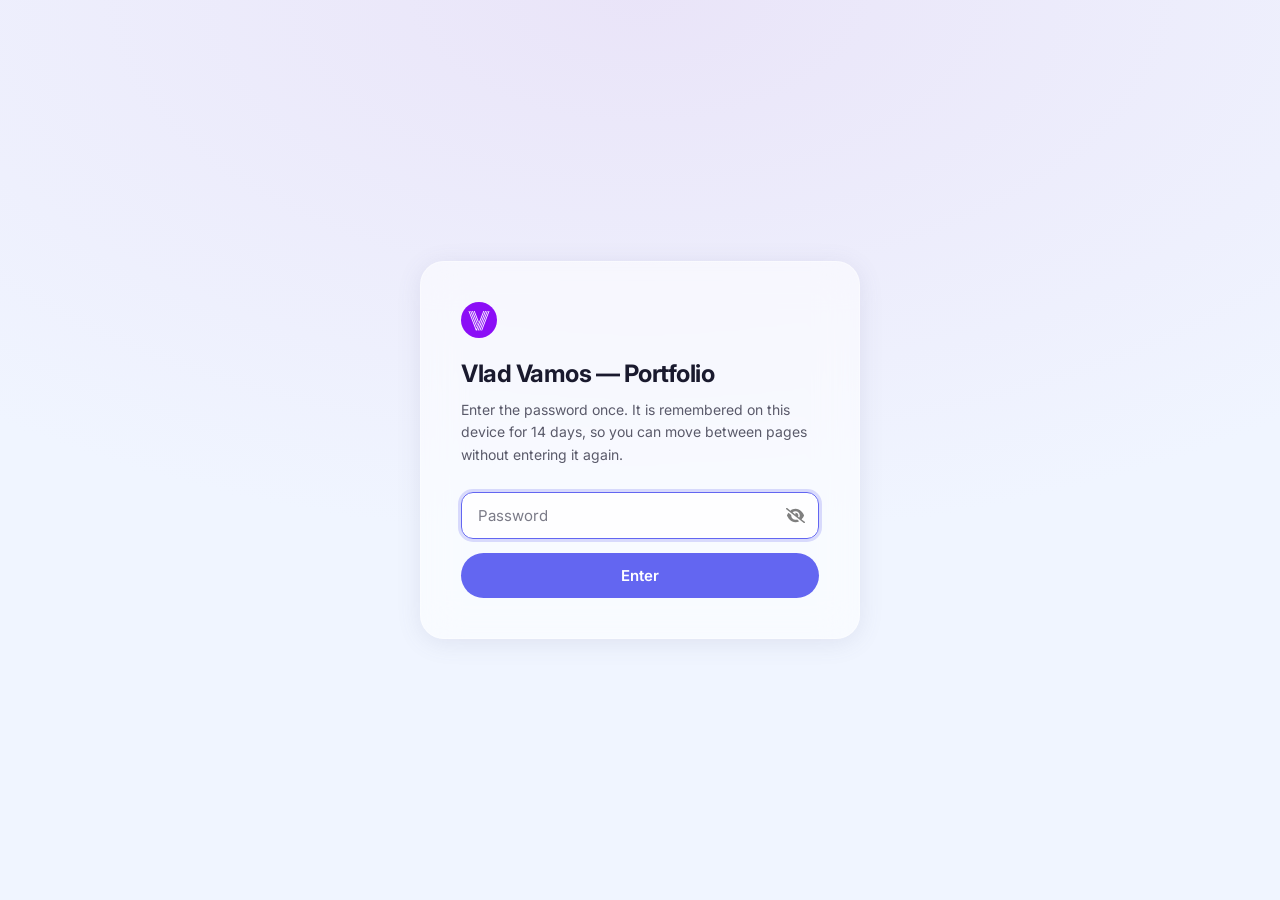
<file: index.html>
<!DOCTYPE html>
<html class="staticrypt-html">
    <head>
        <script>
            // scripts/theme.js stores the visitor's choice under "theme"; honour it
            // here so the gate isn't light while the site behind it is dark.
            try {
                var _t = localStorage.getItem("theme");
                if (_t === "dark" || _t === "light") {
                    document.documentElement.setAttribute("data-theme", _t);
                }
            } catch (e) { /* private mode: fall back to prefers-color-scheme */ }
        </script>
        <link rel="preconnect" href="https://fonts.googleapis.com" />
        <link rel="preconnect" href="https://fonts.gstatic.com" crossorigin />
        <link href="https://fonts.googleapis.com/css2?family=Inter:wght@400;500;600;700&display=swap" rel="stylesheet" />
        <meta charset="utf-8" />
        <title>Vlad Vamos — Portfolio</title>
        <meta name="viewport" content="width=device-width, initial-scale=1" />

        <!-- do not cache this page -->
        <meta http-equiv="cache-control" content="max-age=0" />
        <meta http-equiv="cache-control" content="no-cache" />
        <meta http-equiv="expires" content="0" />
        <meta http-equiv="expires" content="Tue, 01 Jan 1980 1:00:00 GMT" />
        <meta http-equiv="pragma" content="no-cache" />

        <style>
            /* ============================================
               Password gate — same design language as the portfolio.
               Tokens copied from styles/main.css rather than linked: this page
               is the thing standing between a visitor and the site, so it must
               render correctly with no external stylesheet.
               ============================================ */
            :root {
                --color-bg: #f8f9fc;
                --color-text: #1a1a2e;
                --color-text-secondary: #5a5a6a;
                --color-accent: #6366f1;
                --color-accent-dark: #4f46e5;
                --color-border: rgba(0, 0, 0, 0.08);
                --grad-start: rgba(200, 180, 240, 0.30);
                --grad-end: rgba(240, 245, 255, 1);
                --glass-bg: rgba(255, 255, 255, 0.55);
                --glass-border: rgba(255, 255, 255, 0.35);
                --shadow-card: 0 4px 24px rgba(100, 100, 140, 0.12);
                --field-bg: rgba(255, 255, 255, 0.75);
                --on-accent: #ffffff;
            }

            [data-theme="dark"] {
                --color-bg: #0f0f14;
                --color-text: #f0f0f5;
                --color-text-secondary: #a0a0b0;
                --color-accent: #818cf8;
                --color-accent-dark: #6366f1;
                --color-border: rgba(255, 255, 255, 0.08);
                --grad-start: rgba(40, 20, 60, 0.5);
                --grad-end: rgba(10, 10, 15, 1);
                --glass-bg: rgba(255, 255, 255, 0.07);
                --glass-border: rgba(255, 255, 255, 0.12);
                --shadow-card: 0 4px 24px rgba(0, 0, 0, 0.4);
                --field-bg: rgba(255, 255, 255, 0.06);
                --on-accent: #0f0f14;
            }

            @media (prefers-color-scheme: dark) {
                :root:not([data-theme="light"]) {
                    --color-bg: #0f0f14;
                    --color-text: #f0f0f5;
                    --color-text-secondary: #a0a0b0;
                    --color-accent: #818cf8;
                    --color-accent-dark: #6366f1;
                    --color-border: rgba(255, 255, 255, 0.08);
                    --grad-start: rgba(40, 20, 60, 0.5);
                    --grad-end: rgba(10, 10, 15, 1);
                    --glass-bg: rgba(255, 255, 255, 0.07);
                    --glass-border: rgba(255, 255, 255, 0.12);
                    --shadow-card: 0 4px 24px rgba(0, 0, 0, 0.4);
                    --field-bg: rgba(255, 255, 255, 0.06);
                    --on-accent: #0f0f14;
                }
            }

            * { box-sizing: border-box; }

            html, body { height: 100%; }

            .staticrypt-body {
                margin: 0;
                min-height: 100%;
                padding: 24px;
                display: flex;
                align-items: center;
                justify-content: center;
                font-family: 'Inter', -apple-system, BlinkMacSystemFont, 'Segoe UI', Roboto, sans-serif;
                color: var(--color-text);
                background:
                    radial-gradient(ellipse 80% 60% at 50% 0%, var(--grad-start) 0%, var(--grad-end) 100%),
                    var(--color-bg);
                -webkit-font-smoothing: antialiased;
            }

            .hidden { display: none !important; }

            /* Loading spinner, in the accent rather than the stock green */
            .staticrypt-spinner-container {
                display: flex;
                align-items: center;
                justify-content: center;
                min-height: 100vh;
            }
            .staticrypt-spinner {
                width: 34px;
                height: 34px;
                border: 3px solid var(--color-border);
                border-top-color: var(--color-accent);
                border-radius: 50%;
                animation: staticrypt-spin 0.8s linear infinite;
            }
            @keyframes staticrypt-spin { to { transform: rotate(360deg); } }

            .staticrypt-page { width: 100%; }

            .staticrypt-form {
                width: 100%;
                max-width: 440px;
                margin: 0 auto;
                padding: 40px;
                border-radius: 24px;
                background: var(--glass-bg);
                border: 1px solid var(--glass-border);
                box-shadow: var(--shadow-card);
                backdrop-filter: blur(20px);
                -webkit-backdrop-filter: blur(20px);
                animation: staticrypt-rise 0.5s cubic-bezier(0.16, 1, 0.3, 1) both;
            }
            @keyframes staticrypt-rise {
                from { opacity: 0; transform: translateY(12px); }
                to   { opacity: 1; transform: none; }
            }

            .staticrypt-mark {
                width: 36px;
                height: 36px;
                display: block;
                margin-bottom: 22px;
                border-radius: 12px;
            }

            .staticrypt-instructions { margin-bottom: 26px; }

            .staticrypt-title {
                margin: 0 0 10px;
                font-size: 24px;
                font-weight: 700;
                letter-spacing: -0.02em;
                line-height: 1.2;
            }

            .staticrypt-instructions p:not(.staticrypt-title) {
                margin: 0;
                font-size: 14px;
                line-height: 1.6;
                color: var(--color-text-secondary);
            }

            /* The stock template rules a line under the heading; the portfolio
               separates with space, so this stays out of the way. */
            .staticrypt-hr { display: none; }

            .staticrypt-password-container {
                position: relative;
                display: flex;
                align-items: center;
                margin-bottom: 14px;
            }

            #staticrypt-password {
                width: 100%;
                padding: 13px 46px 13px 16px;
                font-family: inherit;
                font-size: 15px;
                color: var(--color-text);
                background: var(--field-bg);
                border: 1px solid var(--color-border);
                border-radius: 12px;
                transition: border-color 0.18s ease, box-shadow 0.18s ease;
            }
            #staticrypt-password::placeholder { color: var(--color-text-secondary); opacity: 0.8; }
            #staticrypt-password:focus {
                outline: none;
                border-color: var(--color-accent);
                box-shadow: 0 0 0 3px color-mix(in srgb, var(--color-accent) 22%, transparent);
            }

            .staticrypt-toggle-password-visibility {
                position: absolute;
                right: 14px;
                width: 19px;
                height: 19px;
                cursor: pointer;
                opacity: 0.5;
                transition: opacity 0.18s ease;
            }
            .staticrypt-toggle-password-visibility:hover { opacity: 0.9; }
            [data-theme="dark"] .staticrypt-toggle-password-visibility { filter: invert(1); }
            @media (prefers-color-scheme: dark) {
                :root:not([data-theme="light"]) .staticrypt-toggle-password-visibility { filter: invert(1); }
            }

            /* Remember-me is forced on and never shown. */
            label.staticrypt-remember { display: none !important; }

            .staticrypt-decrypt-button {
                width: 100%;
                padding: 13px 20px;
                font-family: inherit;
                font-size: 15px;
                font-weight: 600;
                color: var(--on-accent);
                background: var(--color-accent);
                border: none;
                border-radius: 100px;
                cursor: pointer;
                transition: background 0.18s ease, transform 0.18s ease;
            }
            .staticrypt-decrypt-button:hover { background: var(--color-accent-dark); }
            .staticrypt-decrypt-button:active { transform: translateY(1px); }
            .staticrypt-decrypt-button:focus-visible {
                outline: 2px solid var(--color-accent);
                outline-offset: 3px;
            }

            /* Unlock: the frosted panel clears and lifts, then the real page
               fades in underneath. Staticrypt replaces the whole document, so
               the continuity comes from replaceHtmlCallback below holding the
               write back until this has played. */
            .staticrypt-unlocking .staticrypt-form {
                animation: staticrypt-clear 420ms cubic-bezier(0.16, 1, 0.3, 1) forwards;
            }
            .staticrypt-unlocking .staticrypt-mark {
                animation: staticrypt-mark-pop 420ms cubic-bezier(0.16, 1, 0.3, 1) forwards;
            }
            @keyframes staticrypt-clear {
                from { opacity: 1; transform: scale(1); }
                to   { opacity: 0; transform: scale(1.03); backdrop-filter: blur(0px); -webkit-backdrop-filter: blur(0px); }
            }
            @keyframes staticrypt-mark-pop {
                40%  { transform: scale(1.12); }
                to   { transform: scale(0.96); opacity: 0; }
            }

            @media (max-width: 480px) {
                .staticrypt-body { padding: 16px; }
                .staticrypt-form { padding: 28px 22px; border-radius: 20px; }
                .staticrypt-title { font-size: 21px; }
            }

            @media (prefers-reduced-motion: reduce) {
                .staticrypt-form { animation: none; }
                .staticrypt-unlocking .staticrypt-form,
                .staticrypt-unlocking .staticrypt-mark { animation: none; opacity: 0; }
                .staticrypt-spinner { animation-duration: 2s; }
                .staticrypt-decrypt-button, #staticrypt-password { transition: none; }
            }
        </style>
    </head>

    <body class="staticrypt-body">
        <div id="staticrypt_loading" class="staticrypt-spinner-container">
            <div class="staticrypt-spinner"></div>
        </div>

        <div id="staticrypt_content" class="staticrypt-content hidden">
            <div class="staticrypt-page">
                <div class="staticrypt-form">
                    <svg class="staticrypt-mark" viewBox="0 0 24 24" fill="none" xmlns="http://www.w3.org/2000/svg" aria-hidden="true"><rect width="24" height="24" rx="12" fill="#8B0EF6"/><path d="M5 6H5.58963L10.2462 18.2385L14.9028 6H15.4849L10.541 19H9.9514L5 6ZM10.6242 16.1739L10.3143 16.8961L6.17171 6H6.75378L10.6242 16.1739ZM11.2063 14.6274L10.919 15.4046L7.34341 6H7.93305L11.2063 14.6274ZM11.7808 13.0574L11.4935 13.8502L8.51512 6H9.09719L11.7808 13.0574ZM18.4104 6H19L14.0486 19H13.4665L18.4104 6ZM17.2462 6H17.8283L12.8769 19H12.2948L17.2462 6ZM16.067 6H16.6566L11.7052 19H11.1231L16.067 6Z" fill="white"/></svg>
                    <div class="staticrypt-instructions">
                        <p class="staticrypt-title">Vlad Vamos — Portfolio</p>
                        <p>Enter the password once. It is remembered on this device for 14 days, so you can move between pages without entering it again.</p>
                    </div>

                    <hr class="staticrypt-hr" />

                    <form id="staticrypt-form" action="#" method="post">
                        <div class="staticrypt-password-container">
                            <input
                                id="staticrypt-password"
                                type="password"
                                name="password"
                                placeholder="Password"
                                autofocus
                            />

                            <img
                                class="staticrypt-toggle-password-visibility"
                                alt="Show password"
                                title="Show password"
                                src="[data-uri]"
                            />
                        </div>

                        <label id="staticrypt-remember-label" class="staticrypt-remember hidden">
                            <input id="staticrypt-remember" type="checkbox" name="remember" checked />
                            Remember me
                        </label>

                        <input type="submit" class="staticrypt-decrypt-button" value="Enter" />
                    </form>
                </div>
            </div>
        </div>

        <script>
            // these variables will be filled when generating the file - the template format is 'variable_name'
            const staticryptInitiator = ((function(){
  const exports = {};
  const cryptoEngine = ((function(){
  const exports = {};
  const { subtle } = crypto;

const IV_BITS = 16 * 8;
const HEX_BITS = 4;
const ENCRYPTION_ALGO = "AES-CBC";

/**
 * Translates between utf8 encoded hexadecimal strings
 * and Uint8Array bytes.
 */
const HexEncoder = {
    /**
     * hex string -> bytes
     * @param {string} hexString
     * @returns {Uint8Array}
     */
    parse: function (hexString) {
        if (hexString.length % 2 !== 0) throw "Invalid hexString";
        const arrayBuffer = new Uint8Array(hexString.length / 2);

        for (let i = 0; i < hexString.length; i += 2) {
            const byteValue = parseInt(hexString.substring(i, i + 2), 16);
            if (isNaN(byteValue)) {
                throw "Invalid hexString";
            }
            arrayBuffer[i / 2] = byteValue;
        }
        return arrayBuffer;
    },

    /**
     * bytes -> hex string
     * @param {Uint8Array} bytes
     * @returns {string}
     */
    stringify: function (bytes) {
        const hexBytes = [];

        for (let i = 0; i < bytes.length; ++i) {
            let byteString = bytes[i].toString(16);
            if (byteString.length < 2) {
                byteString = "0" + byteString;
            }
            hexBytes.push(byteString);
        }
        return hexBytes.join("");
    },
};

/**
 * Translates between utf8 strings and Uint8Array bytes.
 */
const UTF8Encoder = {
    parse: function (str) {
        return new TextEncoder().encode(str);
    },

    stringify: function (bytes) {
        return new TextDecoder().decode(bytes);
    },
};

/**
 * Salt and encrypt a msg with a password.
 */
async function encrypt(msg, hashedPassword) {
    // Must be 16 bytes, unpredictable, and preferably cryptographically random. However, it need not be secret.
    // https://developer.mozilla.org/en-US/docs/Web/API/SubtleCrypto/encrypt#parameters
    const iv = crypto.getRandomValues(new Uint8Array(IV_BITS / 8));

    const key = await subtle.importKey("raw", HexEncoder.parse(hashedPassword), ENCRYPTION_ALGO, false, ["encrypt"]);

    const encrypted = await subtle.encrypt(
        {
            name: ENCRYPTION_ALGO,
            iv: iv,
        },
        key,
        UTF8Encoder.parse(msg)
    );

    // iv will be 32 hex characters, we prepend it to the ciphertext for use in decryption
    return HexEncoder.stringify(iv) + HexEncoder.stringify(new Uint8Array(encrypted));
}
exports.encrypt = encrypt;

/**
 * Decrypt a salted msg using a password.
 *
 * @param {string} encryptedMsg
 * @param {string} hashedPassword
 * @returns {Promise<string>}
 */
async function decrypt(encryptedMsg, hashedPassword) {
    const ivLength = IV_BITS / HEX_BITS;
    const iv = HexEncoder.parse(encryptedMsg.substring(0, ivLength));
    const encrypted = encryptedMsg.substring(ivLength);

    const key = await subtle.importKey("raw", HexEncoder.parse(hashedPassword), ENCRYPTION_ALGO, false, ["decrypt"]);

    const outBuffer = await subtle.decrypt(
        {
            name: ENCRYPTION_ALGO,
            iv: iv,
        },
        key,
        HexEncoder.parse(encrypted)
    );

    return UTF8Encoder.stringify(new Uint8Array(outBuffer));
}
exports.decrypt = decrypt;

/**
 * Salt and hash the password so it can be stored in localStorage without opening a password reuse vulnerability.
 *
 * @param {string} password
 * @param {string} salt
 * @returns {Promise<string>}
 */
async function hashPassword(password, salt) {
    // we hash the password in multiple steps, each adding more iterations. This is because we used to allow less
    // iterations, so for backward compatibility reasons, we need to support going from that to more iterations.
    let hashedPassword = await hashLegacyRound(password, salt);

    hashedPassword = await hashSecondRound(hashedPassword, salt);

    return hashThirdRound(hashedPassword, salt);
}
exports.hashPassword = hashPassword;

/**
 * This hashes the password with 1k iterations. This is a low number, we need this function to support backwards
 * compatibility.
 *
 * @param {string} password
 * @param {string} salt
 * @returns {Promise<string>}
 */
function hashLegacyRound(password, salt) {
    return pbkdf2(password, salt, 1000, "SHA-1");
}
exports.hashLegacyRound = hashLegacyRound;

/**
 * Add a second round of iterations. This is because we used to use 1k, so for backwards compatibility with
 * remember-me/autodecrypt links, we need to support going from that to more iterations.
 *
 * @param hashedPassword
 * @param salt
 * @returns {Promise<string>}
 */
function hashSecondRound(hashedPassword, salt) {
    return pbkdf2(hashedPassword, salt, 14000, "SHA-256");
}
exports.hashSecondRound = hashSecondRound;

/**
 * Add a third round of iterations to bring total number to 600k. This is because we used to use 1k, then 15k, so for
 * backwards compatibility with remember-me/autodecrypt links, we need to support going from that to more iterations.
 *
 * @param hashedPassword
 * @param salt
 * @returns {Promise<string>}
 */
function hashThirdRound(hashedPassword, salt) {
    return pbkdf2(hashedPassword, salt, 585000, "SHA-256");
}
exports.hashThirdRound = hashThirdRound;

/**
 * Salt and hash the password so it can be stored in localStorage without opening a password reuse vulnerability.
 *
 * @param {string} password
 * @param {string} salt
 * @param {int} iterations
 * @param {string} hashAlgorithm
 * @returns {Promise<string>}
 */
async function pbkdf2(password, salt, iterations, hashAlgorithm) {
    const key = await subtle.importKey("raw", UTF8Encoder.parse(password), "PBKDF2", false, ["deriveBits"]);

    const keyBytes = await subtle.deriveBits(
        {
            name: "PBKDF2",
            hash: hashAlgorithm,
            iterations,
            salt: UTF8Encoder.parse(salt),
        },
        key,
        256
    );

    return HexEncoder.stringify(new Uint8Array(keyBytes));
}

function generateRandomSalt() {
    const bytes = crypto.getRandomValues(new Uint8Array(128 / 8));

    return HexEncoder.stringify(new Uint8Array(bytes));
}
exports.generateRandomSalt = generateRandomSalt;

async function signMessage(hashedPassword, message) {
    const key = await subtle.importKey(
        "raw",
        HexEncoder.parse(hashedPassword),
        {
            name: "HMAC",
            hash: "SHA-256",
        },
        false,
        ["sign"]
    );
    const signature = await subtle.sign("HMAC", key, UTF8Encoder.parse(message));

    return HexEncoder.stringify(new Uint8Array(signature));
}
exports.signMessage = signMessage;

function getRandomAlphanum() {
    const possibleCharacters = "abcdefghijklmnopqrstuvwxyzABCDEFGHIJKLMNOPQRSTUVWXYZ0123456789";

    let byteArray;
    let parsedInt;

    // Keep generating new random bytes until we get a value that falls
    // within a range that can be evenly divided by possibleCharacters.length
    do {
        byteArray = crypto.getRandomValues(new Uint8Array(1));
        // extract the lowest byte to get an int from 0 to 255 (probably unnecessary, since we're only generating 1 byte)
        parsedInt = byteArray[0] & 0xff;
    } while (parsedInt >= 256 - (256 % possibleCharacters.length));

    // Take the modulo of the parsed integer to get a random number between 0 and totalLength - 1
    const randomIndex = parsedInt % possibleCharacters.length;

    return possibleCharacters[randomIndex];
}

/**
 * Generate a random string of a given length.
 *
 * @param {int} length
 * @returns {string}
 */
function generateRandomString(length) {
    let randomString = "";

    for (let i = 0; i < length; i++) {
        randomString += getRandomAlphanum();
    }

    return randomString;
}
exports.generateRandomString = generateRandomString;

  return exports;
})());
const codec = ((function(){
  const exports = {};
  /**
 * Initialize the codec with the provided cryptoEngine - this return functions to encode and decode messages.
 *
 * @param cryptoEngine - the engine to use for encryption / decryption
 */
function init(cryptoEngine) {
    const exports = {};

    /**
     * Top-level function for encoding a message.
     * Includes password hashing, encryption, and signing.
     *
     * @param {string} msg
     * @param {string} password
     * @param {string} salt
     *
     * @returns {string} The encoded text
     */
    async function encode(msg, password, salt) {
        const hashedPassword = await cryptoEngine.hashPassword(password, salt);

        const encrypted = await cryptoEngine.encrypt(msg, hashedPassword);

        // we use the hashed password in the HMAC because this is effectively what will be used a password (so we can store
        // it in localStorage safely, we don't use the clear text password)
        const hmac = await cryptoEngine.signMessage(hashedPassword, encrypted);

        return hmac + encrypted;
    }
    exports.encode = encode;

    /**
     * Encode using a password that has already been hashed. This is useful to encode multiple messages in a row, that way
     * we don't need to hash the password multiple times.
     *
     * @param {string} msg
     * @param {string} hashedPassword
     *
     * @returns {string} The encoded text
     */
    async function encodeWithHashedPassword(msg, hashedPassword) {
        const encrypted = await cryptoEngine.encrypt(msg, hashedPassword);

        // we use the hashed password in the HMAC because this is effectively what will be used a password (so we can store
        // it in localStorage safely, we don't use the clear text password)
        const hmac = await cryptoEngine.signMessage(hashedPassword, encrypted);

        return hmac + encrypted;
    }
    exports.encodeWithHashedPassword = encodeWithHashedPassword;

    /**
     * Top-level function for decoding a message.
     * Includes signature check and decryption.
     *
     * @param {string} signedMsg
     * @param {string} hashedPassword
     * @param {string} salt
     * @param {int} backwardCompatibleAttempt
     * @param {string} originalPassword
     *
     * @returns {Object} {success: true, decoded: string} | {success: false, message: string}
     */
    async function decode(signedMsg, hashedPassword, salt, backwardCompatibleAttempt = 0, originalPassword = "") {
        const encryptedHMAC = signedMsg.substring(0, 64);
        const encryptedMsg = signedMsg.substring(64);
        const decryptedHMAC = await cryptoEngine.signMessage(hashedPassword, encryptedMsg);

        if (decryptedHMAC !== encryptedHMAC) {
            // we have been raising the number of iterations in the hashing algorithm multiple times, so to support the old
            // remember-me/autodecrypt links we need to try bringing the old hashes up to speed.
            originalPassword = originalPassword || hashedPassword;
            if (backwardCompatibleAttempt === 0) {
                const updatedHashedPassword = await cryptoEngine.hashThirdRound(originalPassword, salt);

                return decode(signedMsg, updatedHashedPassword, salt, backwardCompatibleAttempt + 1, originalPassword);
            }
            if (backwardCompatibleAttempt === 1) {
                let updatedHashedPassword = await cryptoEngine.hashSecondRound(originalPassword, salt);
                updatedHashedPassword = await cryptoEngine.hashThirdRound(updatedHashedPassword, salt);

                return decode(signedMsg, updatedHashedPassword, salt, backwardCompatibleAttempt + 1, originalPassword);
            }

            return { success: false, message: "Signature mismatch" };
        }

        return {
            success: true,
            decoded: await cryptoEngine.decrypt(encryptedMsg, hashedPassword),
        };
    }
    exports.decode = decode;

    return exports;
}
exports.init = init;

  return exports;
})());
const decode = codec.init(cryptoEngine).decode;

/**
 * Initialize the staticrypt module, that exposes functions callbable by the password_template.
 *
 * @param {{
 *  staticryptEncryptedMsgUniqueVariableName: string,
 *  isRememberEnabled: boolean,
 *  rememberDurationInDays: number,
 *  staticryptSaltUniqueVariableName: string,
 * }} staticryptConfig - object of data that is stored on the password_template at encryption time.
 *
 * @param {{
 *  rememberExpirationKey: string,
 *  rememberPassphraseKey: string,
 *  replaceHtmlCallback: function,
 *  clearLocalStorageCallback: function,
 * }} templateConfig - object of data that can be configured by a custom password_template.
 */
function init(staticryptConfig, templateConfig) {
    const exports = {};

    /**
     * Decrypt our encrypted page, replace the whole HTML.
     *
     * @param {string} hashedPassword
     * @returns {Promise<boolean>}
     */
    async function decryptAndReplaceHtml(hashedPassword) {
        const { staticryptEncryptedMsgUniqueVariableName, staticryptSaltUniqueVariableName } = staticryptConfig;
        const { replaceHtmlCallback } = templateConfig;

        const result = await decode(
            staticryptEncryptedMsgUniqueVariableName,
            hashedPassword,
            staticryptSaltUniqueVariableName
        );
        if (!result.success) {
            return false;
        }
        const plainHTML = result.decoded;

        // if the user configured a callback call it, otherwise just replace the whole HTML
        if (typeof replaceHtmlCallback === "function") {
            replaceHtmlCallback(plainHTML);
        } else {
            document.write(plainHTML);
            document.close();
        }

        return true;
    }

    /**
     * Attempt to decrypt the page and replace the whole HTML.
     *
     * @param {string} password
     * @param {boolean} isRememberChecked
     *
     * @returns {Promise<{isSuccessful: boolean, hashedPassword?: string}>} - we return an object, so that if we want to
     *   expose more information in the future we can do it without breaking the password_template
     */
    async function handleDecryptionOfPage(password, isRememberChecked) {
        const { staticryptSaltUniqueVariableName } = staticryptConfig;

        // decrypt and replace the whole page
        const hashedPassword = await cryptoEngine.hashPassword(password, staticryptSaltUniqueVariableName);
        return handleDecryptionOfPageFromHash(hashedPassword, isRememberChecked);
    }
    exports.handleDecryptionOfPage = handleDecryptionOfPage;

    async function handleDecryptionOfPageFromHash(hashedPassword, isRememberChecked) {
        const { isRememberEnabled, rememberDurationInDays } = staticryptConfig;
        const { rememberExpirationKey, rememberPassphraseKey } = templateConfig;

        const isDecryptionSuccessful = await decryptAndReplaceHtml(hashedPassword);

        if (!isDecryptionSuccessful) {
            return {
                isSuccessful: false,
                hashedPassword,
            };
        }

        // remember the hashedPassword and set its expiration if necessary
        if (isRememberEnabled && isRememberChecked) {
            window.localStorage.setItem(rememberPassphraseKey, hashedPassword);

            // set the expiration if the duration isn't 0 (meaning no expiration)
            if (rememberDurationInDays > 0) {
                window.localStorage.setItem(
                    rememberExpirationKey,
                    (new Date().getTime() + rememberDurationInDays * 24 * 60 * 60 * 1000).toString()
                );
            }
        }

        return {
            isSuccessful: true,
            hashedPassword,
        };
    }
    exports.handleDecryptionOfPageFromHash = handleDecryptionOfPageFromHash;

    /**
     * Clear localstorage from staticrypt related values
     */
    function clearLocalStorage() {
        const { clearLocalStorageCallback, rememberExpirationKey, rememberPassphraseKey } = templateConfig;

        if (typeof clearLocalStorageCallback === "function") {
            clearLocalStorageCallback();
        } else {
            localStorage.removeItem(rememberPassphraseKey);
            localStorage.removeItem(rememberExpirationKey);
        }
    }

    async function handleDecryptOnLoad() {
        let isSuccessful = await decryptOnLoadFromUrl();

        if (!isSuccessful) {
            isSuccessful = await decryptOnLoadFromRememberMe();
        }

        return { isSuccessful };
    }
    exports.handleDecryptOnLoad = handleDecryptOnLoad;

    /**
     * Clear storage if we are logging out
     *
     * @returns {boolean} - whether we logged out
     */
    function logoutIfNeeded() {
        const logoutKey = "staticrypt_logout";

        // handle logout through query param
        const queryParams = new URLSearchParams(window.location.search);
        if (queryParams.has(logoutKey)) {
            clearLocalStorage();
            return true;
        }

        // handle logout through URL fragment
        const hash = window.location.hash.substring(1);
        if (hash.includes(logoutKey)) {
            clearLocalStorage();
            return true;
        }

        return false;
    }

    /**
     * To be called on load: check if we want to try to decrypt and replace the HTML with the decrypted content, and
     * try to do it if needed.
     *
     * @returns {Promise<boolean>} true if we derypted and replaced the whole page, false otherwise
     */
    async function decryptOnLoadFromRememberMe() {
        const { rememberDurationInDays } = staticryptConfig;
        const { rememberExpirationKey, rememberPassphraseKey } = templateConfig;

        // if we are login out, terminate
        if (logoutIfNeeded()) {
            return false;
        }

        // if there is expiration configured, check if we're not beyond the expiration
        if (rememberDurationInDays && rememberDurationInDays > 0) {
            const expiration = localStorage.getItem(rememberExpirationKey),
                isExpired = expiration && new Date().getTime() > parseInt(expiration);

            if (isExpired) {
                clearLocalStorage();
                return false;
            }
        }

        const hashedPassword = localStorage.getItem(rememberPassphraseKey);

        if (hashedPassword) {
            // try to decrypt
            const isDecryptionSuccessful = await decryptAndReplaceHtml(hashedPassword);

            // if the decryption is unsuccessful the password might be wrong - silently clear the saved data and let
            // the user fill the password form again
            if (!isDecryptionSuccessful) {
                clearLocalStorage();
                return false;
            }

            return true;
        }

        return false;
    }

    async function decryptOnLoadFromUrl() {
        const passwordKey = "staticrypt_pwd";
        const rememberMeKey = "remember_me";

        // try to get the password from the query param (for backward compatibility - we now want to avoid this method,
        // since it sends the hashed password to the server which isn't needed)
        const queryParams = new URLSearchParams(window.location.search);
        const hashedPasswordQuery = queryParams.get(passwordKey);
        const rememberMeQuery = queryParams.get(rememberMeKey);

        const urlFragment = window.location.hash.substring(1);
        // get the password from the url fragment
        const hashedPasswordRegexMatch = urlFragment.match(new RegExp(passwordKey + "=([^&]*)"));
        const hashedPasswordFragment = hashedPasswordRegexMatch ? hashedPasswordRegexMatch[1] : null;
        const rememberMeFragment = urlFragment.includes(rememberMeKey);

        const hashedPassword = hashedPasswordFragment || hashedPasswordQuery;
        const rememberMe = rememberMeFragment || rememberMeQuery;

        if (hashedPassword) {
            return handleDecryptionOfPageFromHash(hashedPassword, rememberMe);
        }

        return false;
    }

    return exports;
}
exports.init = init;

  return exports;
})());
            const templateError = "That password is not right.",
                templateToggleAltShow = "Show password",
                templateToggleAltHide = "Hide password",
                isRememberEnabled = true,
                staticryptConfig = {"staticryptEncryptedMsgUniqueVariableName":"[base64]","isRememberEnabled":true,"rememberDurationInDays":14,"staticryptSaltUniqueVariableName":"61675586ed1fb20c88b6c88d6d64da30"};

            // you can edit these values to customize some of the behavior of StatiCrypt
            const templateConfig = {
                rememberExpirationKey: "staticrypt_expiration",
                rememberPassphraseKey: "staticrypt_passphrase",
                replaceHtmlCallback: function (plainHTML) {
                    // Fade the decrypted page in. Opacity only: a transform on
                    // <body> would become the containing block for the fixed
                    // theme toggle and make it jump mid-animation.
                    var fadeIn =
                        "<style>@keyframes staticrypt-reveal{from{opacity:0}to{opacity:1}}" +
                        "body{animation:staticrypt-reveal 420ms ease both}" +
                        "@media(prefers-reduced-motion:reduce){body{animation:none}}</style>";
                    var html = plainHTML.indexOf("</head>") !== -1
                        ? plainHTML.replace("</head>", fadeIn + "</head>")
                        : fadeIn + plainHTML;

                    var write = function () {
                        document.open();
                        document.write(html);
                        document.close();
                    };

                    var reduced = window.matchMedia
                        && window.matchMedia("(prefers-reduced-motion: reduce)").matches;

                    // A returning visitor inside the 14 days decrypts on load and
                    // never sees the gate, so there is nothing to animate away:
                    // delaying the write would just be dead time on the spinner.
                    var gate = document.getElementById("staticrypt_content");
                    var gateWasVisible = gate && !gate.classList.contains("hidden");

                    if (reduced || !gateWasVisible) { write(); return; }

                    document.body.classList.add("staticrypt-unlocking");
                    setTimeout(write, 380);
                },
                clearLocalStorageCallback: null,
            };

            // init the staticrypt engine
            const staticrypt = staticryptInitiator.init(staticryptConfig, templateConfig);

            // try to automatically decrypt on load if there is a saved password
            window.onload = async function () {
                const { isSuccessful } = await staticrypt.handleDecryptOnLoad();

                // if we didn't decrypt anything on load, show the password prompt. Otherwise the content has already been
                // replaced, no need to do anything
                if (!isSuccessful) {
                    // hide loading screen
                    document.getElementById("staticrypt_loading").classList.add("hidden");
                    document.getElementById("staticrypt_content").classList.remove("hidden");
                    document.getElementById("staticrypt-password").focus();

                    // show the remember me checkbox
                    // Remember-me is forced on and stays hidden: a visitor should not
                    // have to tick a box to avoid retyping the password on every page.
                    // The input above is checked, so handleDecryptionOfPage stores it.
                }
            };

            // toggle password visibility
            const toggleIcon = document.querySelector(".staticrypt-toggle-password-visibility");
            // these two icons are coming from FontAwesome
            const imgSrcEyeClosed =
                "[data-uri]";
            const imgSrcEyeOpened =
                "[data-uri]";
            toggleIcon.addEventListener("click", function () {
                const passwordInput = document.getElementById("staticrypt-password");
                if (passwordInput.type === "password") {
                    passwordInput.type = "text";
                    toggleIcon.src = imgSrcEyeOpened;
                    toggleIcon.alt = templateToggleAltHide;
                    toggleIcon.title = templateToggleAltHide;
                } else {
                    passwordInput.type = "password";
                    toggleIcon.src = imgSrcEyeClosed;
                    toggleIcon.alt = templateToggleAltShow;
                    toggleIcon.title = templateToggleAltShow;
                }
            });

            // handle password form submission
            document.getElementById("staticrypt-form").addEventListener("submit", async function (e) {
                e.preventDefault();

                const password = document.getElementById("staticrypt-password").value,
                    isRememberChecked = document.getElementById("staticrypt-remember").checked;

                const { isSuccessful } = await staticrypt.handleDecryptionOfPage(password, isRememberChecked);

                if (!isSuccessful) {
                    alert(templateError);
                }
            });
        </script>
    </body>
</html>
</file>
